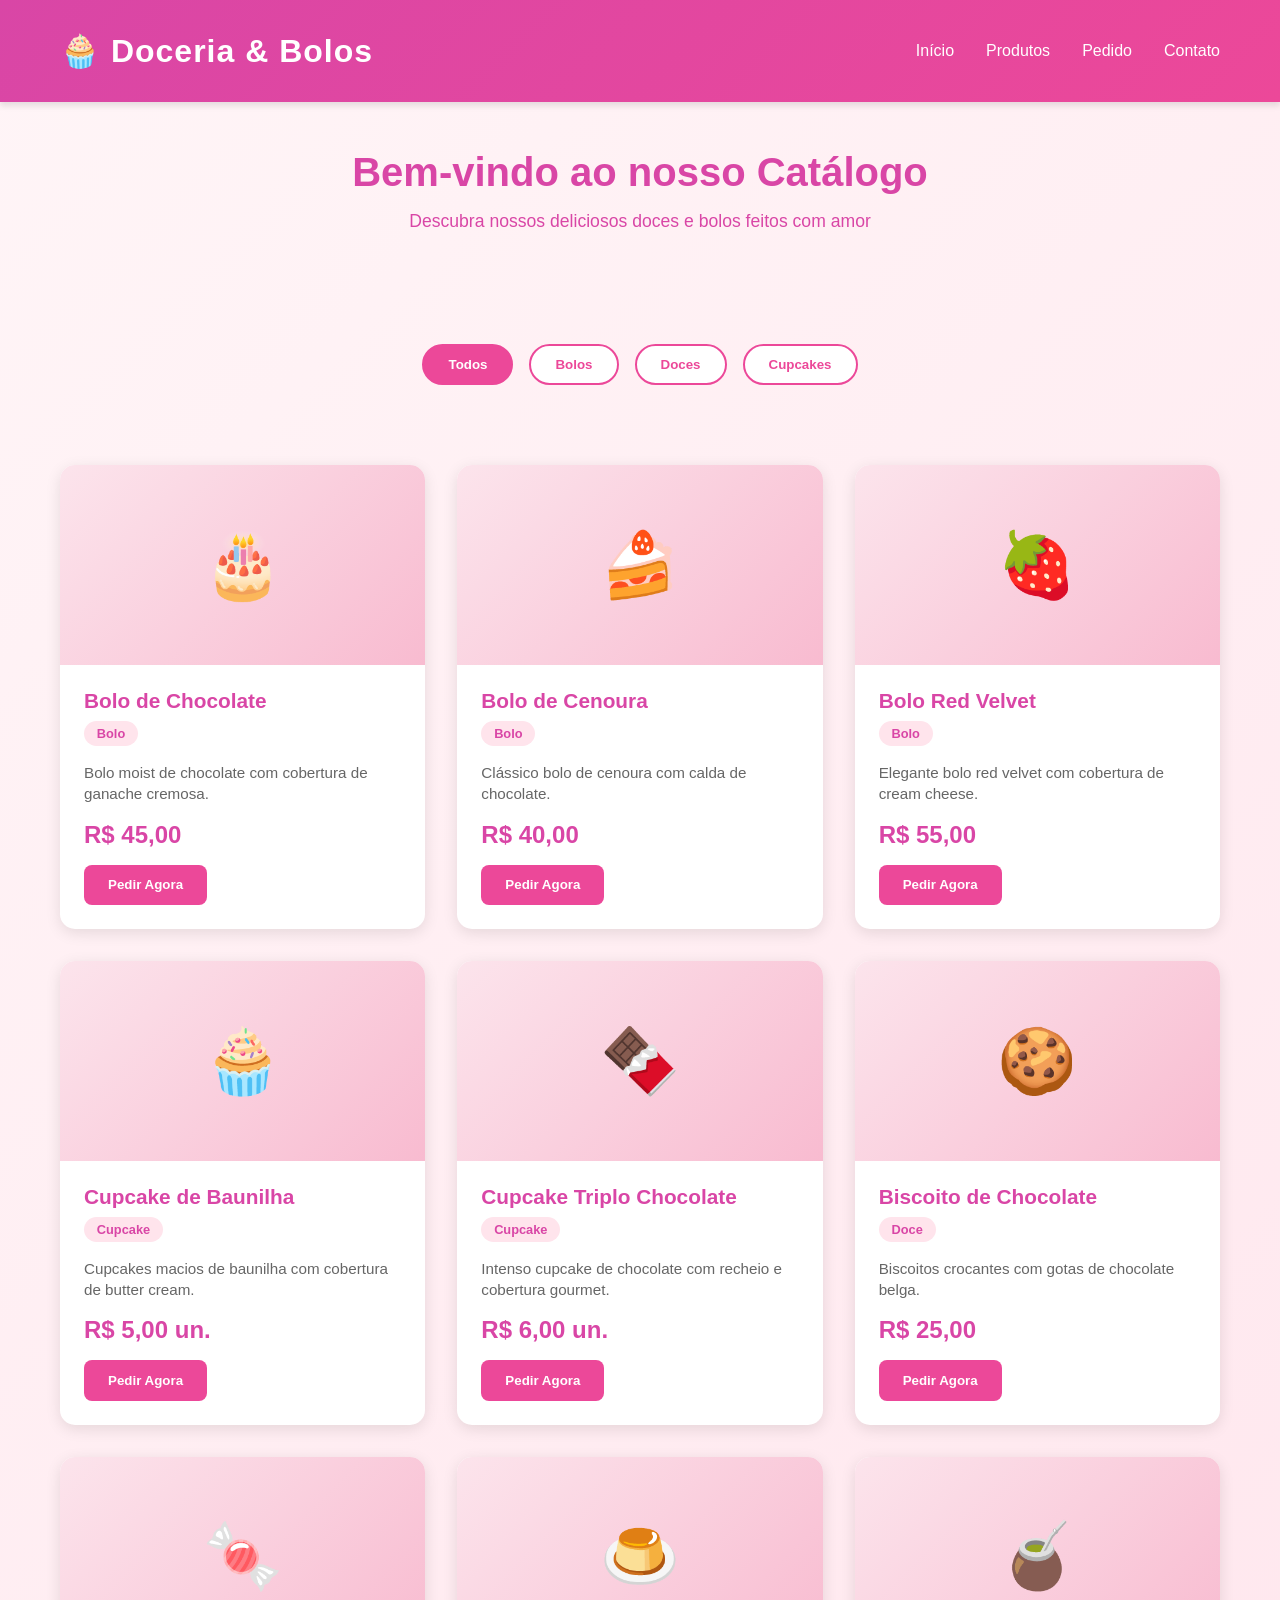
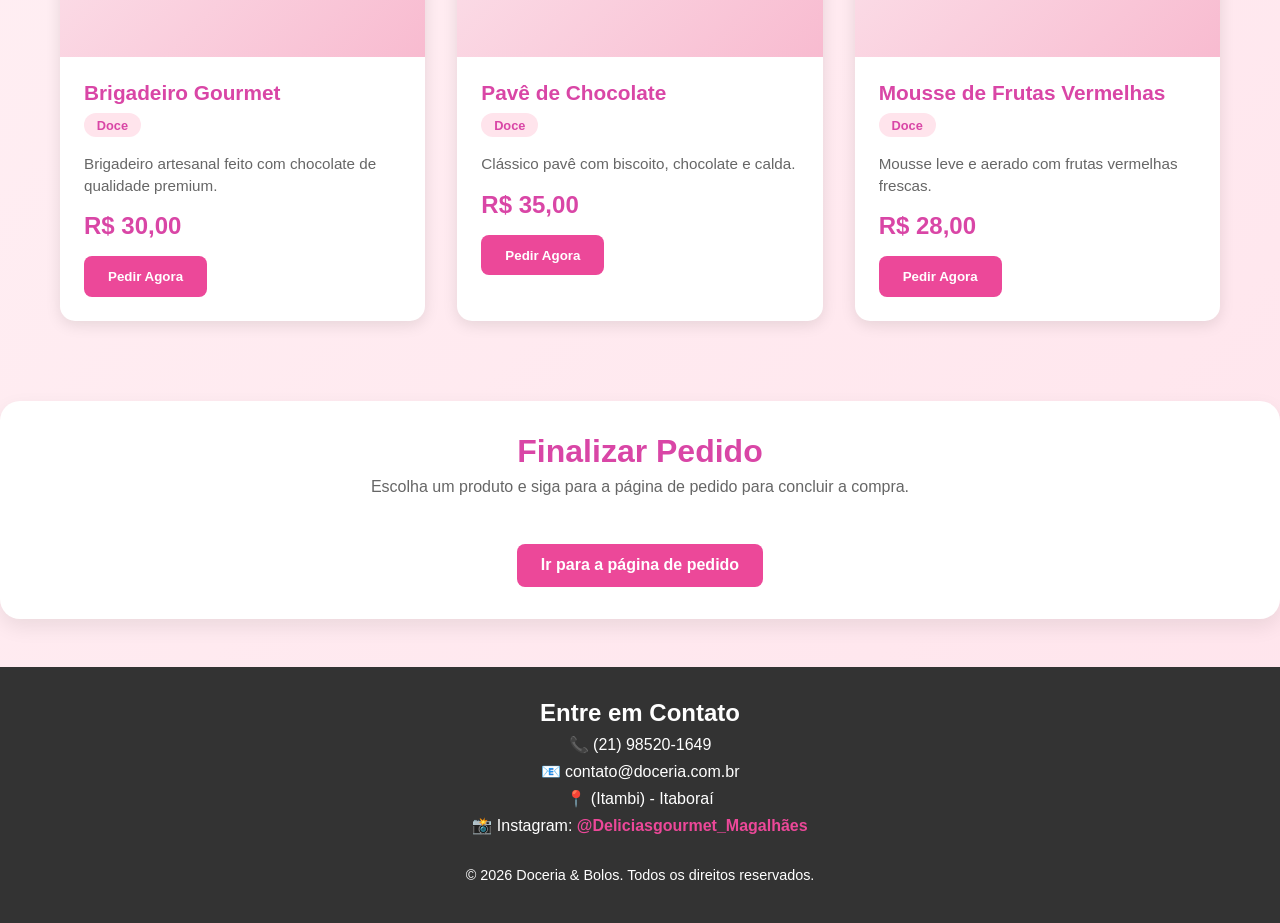
<file: index.html>
<!DOCTYPE html>
<html lang="pt-BR">
<head>
    <meta charset="UTF-8">
    <meta name="viewport" content="width=device-width, initial-scale=1.0">
    <title>Doceria & Bolos - Seu Catálogo</title>
    <link rel="stylesheet" href="styles.css">
</head>
<body>
    <header>
        <div class="container">
            <div class="header-content">
                <div class="logo">🧁 Doceria & Bolos</div>
                <nav>
                    <ul>
                        <li><a href="#inicio">Início</a></li>
                        <li><a href="#produtos">Produtos</a></li>
                        <li><a href="pedido.html">Pedido</a></li>
                        <li><a href="#contato">Contato</a></li>
                    </ul>
                </nav>
            </div>
        </div>
    </header>

    <div class="container">
        <section class="hero" id="inicio">
            <h1>Bem-vindo ao nosso Catálogo</h1>
            <p>Descubra nossos deliciosos doces e bolos feitos com amor</p>
        </section>

        <div class="filters">
            <button class="filter-btn active" onclick="filtrar('todos')">Todos</button>
            <button class="filter-btn" onclick="filtrar('bolo')">Bolos</button>
            <button class="filter-btn" onclick="filtrar('doce')">Doces</button>
            <button class="filter-btn" onclick="filtrar('cupcake')">Cupcakes</button>
        </div>

        <section class="produtos" id="produtos">
            <!-- Bolos -->
            <div class="product-card" data-categoria="bolo">
                <div class="product-image">🎂</div>
                <div class="product-info">
                    <div class="product-name">Bolo de Chocolate</div>
                    <div class="product-category">Bolo</div>
                    <p class="product-description">Bolo moist de chocolate com cobertura de ganache cremosa.</p>
                    <div class="product-price">R$ 45,00</div>
                    <button class="btn-contact" onclick="irParaPedido(this)">Pedir Agora</button>
                </div>
            </div>

            <div class="product-card" data-categoria="bolo">
                <div class="product-image">🍰</div>
                <div class="product-info">
                    <div class="product-name">Bolo de Cenoura</div>
                    <div class="product-category">Bolo</div>
                    <p class="product-description">Clássico bolo de cenoura com calda de chocolate.</p>
                    <div class="product-price">R$ 40,00</div>
                    <button class="btn-contact" onclick="irParaPedido(this)">Pedir Agora</button>
                </div>
            </div>

            <div class="product-card" data-categoria="bolo">
                <div class="product-image">🍓</div>
                <div class="product-info">
                    <div class="product-name">Bolo Red Velvet</div>
                    <div class="product-category">Bolo</div>
                    <p class="product-description">Elegante bolo red velvet com cobertura de cream cheese.</p>
                    <div class="product-price">R$ 55,00</div>
                    <button class="btn-contact" onclick="irParaPedido(this)">Pedir Agora</button>
                </div>
            </div>

            <!-- Cupcakes -->
            <div class="product-card" data-categoria="cupcake">
                <div class="product-image">🧁</div>
                <div class="product-info">
                    <div class="product-name">Cupcake de Baunilha</div>
                    <div class="product-category">Cupcake</div>
                    <p class="product-description">Cupcakes macios de baunilha com cobertura de butter cream.</p>
                    <div class="product-price">R$ 5,00 un.</div>
                    <button class="btn-contact" onclick="irParaPedido(this)">Pedir Agora</button>
                </div>
            </div>

            <div class="product-card" data-categoria="cupcake">
                <div class="product-image">🍫</div>
                <div class="product-info">
                    <div class="product-name">Cupcake Triplo Chocolate</div>
                    <div class="product-category">Cupcake</div>
                    <p class="product-description">Intenso cupcake de chocolate com recheio e cobertura gourmet.</p>
                    <div class="product-price">R$ 6,00 un.</div>
                    <button class="btn-contact" onclick="irParaPedido(this)">Pedir Agora</button>
                </div>
            </div>

            <!-- Doces -->
            <div class="product-card" data-categoria="doce">
                <div class="product-image">🍪</div>
                <div class="product-info">
                    <div class="product-name">Biscoito de Chocolate</div>
                    <div class="product-category">Doce</div>
                    <p class="product-description">Biscoitos crocantes com gotas de chocolate belga.</p>
                    <div class="product-price">R$ 25,00</div>
                    <button class="btn-contact" onclick="irParaPedido(this)">Pedir Agora</button>
                </div>
            </div>

            <div class="product-card" data-categoria="doce">
                <div class="product-image">🍬</div>
                <div class="product-info">
                    <div class="product-name">Brigadeiro Gourmet</div>
                    <div class="product-category">Doce</div>
                    <p class="product-description">Brigadeiro artesanal feito com chocolate de qualidade premium.</p>
                    <div class="product-price">R$ 30,00</div>
                    <button class="btn-contact" onclick="irParaPedido(this)">Pedir Agora</button>
                </div>
            </div>

            <div class="product-card" data-categoria="doce">
                <div class="product-image">🍮</div>
                <div class="product-info">
                    <div class="product-name">Pavê de Chocolate</div>
                    <div class="product-category">Doce</div>
                    <p class="product-description">Clássico pavê com biscoito, chocolate e calda.</p>
                    <div class="product-price">R$ 35,00</div>
                    <button class="btn-contact" onclick="irParaPedido(this)">Pedir Agora</button>
                </div>
            </div>

            <div class="product-card" data-categoria="doce">
                <div class="product-image">🧉</div>
                <div class="product-info">
                    <div class="product-name">Mousse de Frutas Vermelhas</div>
                    <div class="product-category">Doce</div>
                    <p class="product-description">Mousse leve e aerado com frutas vermelhas frescas.</p>
                    <div class="product-price">R$ 28,00</div>
                    <button class="btn-contact" onclick="irParaPedido(this)">Pedir Agora</button>
                </div>
            </div>
        </section>
    </div>

    <section class="order-section" id="pedido">
        <div class="container">
            <h2>Finalizar Pedido</h2>
            <p>Escolha um produto e siga para a página de pedido para concluir a compra.</p>
            <div style="text-align:center; margin-top: 2rem;">
                <a class="btn-contact" href="pedido.html">Ir para a página de pedido</a>
            </div>
        </div>
    </section>

    <footer id="contato">
        <div class="container">
            <h2>Entre em Contato</h2>
            <p>📞 (21) 98520-1649</p>
            <p>📧 contato@doceria.com.br</p>
            <p>📍 (Itambi) - Itaboraí</p>
            <p>📸 Instagram: <a href="https://www.instagram.com/deliciasgourmet_magalhaes?igsh=MTR0NXE5b3NhMjVyaA==" target="_blank" style="color: #ec4899; text-decoration: none; font-weight: bold;">@Deliciasgourmet_Magalhães</a></p>
            <p style="margin-top: 2rem; font-size: 0.9rem;">© 2026 Doceria & Bolos. Todos os direitos reservados.</p>
        </div>
    </footer>

    <script src="script.js"></script>
</body>
</html>
</file>
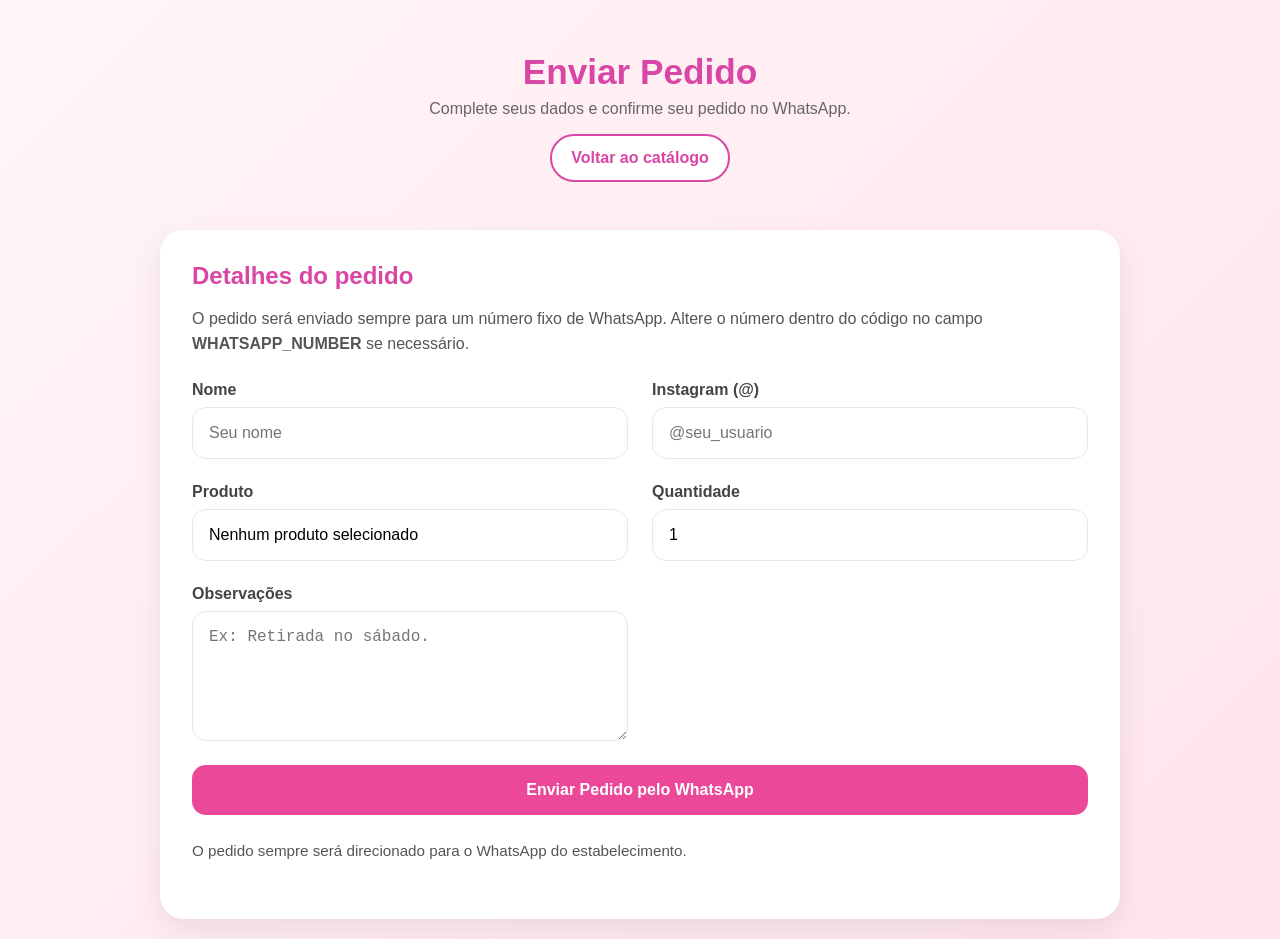
<file: pedido.html>
<!DOCTYPE html>
<html lang="pt-BR">
<head>
    <meta charset="UTF-8">
    <meta name="viewport" content="width=device-width, initial-scale=1.0">
    <title>Pedido - Doceria & Bolos</title>
    <link rel="stylesheet" href="pedido-styles.css">
</head>
<body>
    <div class="container">
        <header>
            <h1>Enviar Pedido</h1>
            <p>Complete seus dados e confirme seu pedido no WhatsApp.</p>
            <a class="btn-back" href="index.html">Voltar ao catálogo</a>
        </header>

        <div class="order-card">
            <h2>Detalhes do pedido</h2>
            <p>O pedido será enviado sempre para um número fixo de WhatsApp. Altere o número dentro do código no campo <strong>WHATSAPP_NUMBER</strong> se necessário.</p>

            <form class="order-form" onsubmit="enviarPedido(event)">
                <div class="form-group">
                    <label for="name">Nome</label>
                    <input type="text" id="name" name="name" placeholder="Seu nome" required>
                </div>
                <div class="form-group">
                    <label for="instagram">Instagram (@)</label>
                    <input type="text" id="instagram" name="instagram" placeholder="@seu_usuario">
                </div>
                <div class="form-group">
                    <label for="product">Produto</label>
                    <input type="text" id="product" name="product" readonly>
                </div>
                <div class="form-group">
                    <label for="quantity">Quantidade</label>
                    <input type="number" id="quantity" name="quantity" min="1" value="1" required>
                </div>
                <div class="form-group">
                    <label for="notes">Observações</label>
                    <textarea id="notes" name="notes" placeholder="Ex: Retirada no sábado."></textarea>
                </div>
                <button type="submit">Enviar Pedido pelo WhatsApp</button>
                <p class="order-note">O pedido sempre será direcionado para o WhatsApp do estabelecimento.</p>
            </form>
            <div class="result" id="result"></div>
        </div>
    </div>

    <script src="pedido-script.js"></script>
</body>
</html>
</file>
<file: styles.css>
* {
    margin: 0;
    padding: 0;
    box-sizing: border-box;
}

body {
    font-family: 'Segoe UI', Tahoma, Geneva, Verdana, sans-serif;
    background: linear-gradient(135deg, #fff5f7 0%, #ffe4ec 100%);
    color: #333;
}

header {
    background: linear-gradient(135deg, #d946a6 0%, #ec4899 100%);
    color: white;
    padding: 2rem 0;
    box-shadow: 0 4px 6px rgba(0, 0, 0, 0.1);
}

.container {
    max-width: 1200px;
    margin: 0 auto;
    padding: 0 20px;
}

.header-content {
    display: flex;
    justify-content: space-between;
    align-items: center;
}

.logo {
    font-size: 2rem;
    font-weight: bold;
    letter-spacing: 1px;
}

nav ul {
    display: flex;
    list-style: none;
    gap: 2rem;
}

nav a {
    color: white;
    text-decoration: none;
    font-weight: 500;
    transition: opacity 0.3s;
}

nav a:hover {
    opacity: 0.8;
}

.hero {
    text-align: center;
    padding: 3rem 0;
    color: #d946a6;
}

.hero h1 {
    font-size: 2.5rem;
    margin-bottom: 1rem;
}

.hero p {
    font-size: 1.1rem;
    margin-bottom: 2rem;
}

.filters {
    display: flex;
    justify-content: center;
    gap: 1rem;
    margin: 2rem 0;
    flex-wrap: wrap;
}

.filter-btn {
    padding: 0.7rem 1.5rem;
    border: 2px solid #ec4899;
    background: white;
    color: #ec4899;
    border-radius: 25px;
    cursor: pointer;
    font-weight: 600;
    transition: all 0.3s;
}

.filter-btn:hover,
.filter-btn.active {
    background: #ec4899;
    color: white;
}

.produtos {
    display: grid;
    grid-template-columns: repeat(auto-fill, minmax(280px, 1fr));
    gap: 2rem;
    padding: 3rem 0;
}

.product-card {
    background: white;
    border-radius: 15px;
    overflow: hidden;
    box-shadow: 0 4px 15px rgba(0, 0, 0, 0.1);
    transition: transform 0.3s, box-shadow 0.3s;
}

.product-card:hover {
    transform: translateY(-5px);
    box-shadow: 0 8px 25px rgba(217, 70, 166, 0.2);
}

.product-image {
    width: 100%;
    height: 200px;
    background: linear-gradient(135deg, #fce4ec 0%, #f8bbd0 100%);
    display: flex;
    align-items: center;
    justify-content: center;
    font-size: 4rem;
}

.product-info {
    padding: 1.5rem;
}

.product-name {
    font-size: 1.3rem;
    font-weight: bold;
    color: #d946a6;
    margin-bottom: 0.5rem;
}

.product-category {
    display: inline-block;
    background: #ffe4ec;
    color: #d946a6;
    padding: 0.3rem 0.8rem;
    border-radius: 15px;
    font-size: 0.8rem;
    font-weight: 600;
    margin-bottom: 1rem;
}

.product-description {
    color: #666;
    font-size: 0.95rem;
    margin-bottom: 1rem;
    line-height: 1.4;
}

.product-price {
    font-size: 1.5rem;
    font-weight: bold;
    color: #d946a6;
}

.btn-contact {
    display: inline-block;
    background: #ec4899;
    color: white;
    padding: 0.8rem 1.5rem;
    border-radius: 8px;
    text-decoration: none;
    font-weight: 600;
    margin-top: 1rem;
    border: none;
    cursor: pointer;
    transition: background 0.3s;
}

.btn-contact:hover {
    background: #d946a6;
}

.order-section {
    background: white;
    padding: 2rem 0;
    margin-top: 2rem;
    border-radius: 20px;
    box-shadow: 0 8px 20px rgba(0, 0, 0, 0.08);
}

.order-section h2 {
    color: #d946a6;
    text-align: center;
    margin-bottom: 0.5rem;
    font-size: 2rem;
}

.order-section p {
    color: #666;
    text-align: center;
    margin-bottom: 1.5rem;
}

.order-section a {
    text-decoration: none;
}

footer {
    background: #333;
    color: white;
    text-align: center;
    padding: 2rem 0;
    margin-top: 3rem;
}

footer p {
    margin: 0.5rem 0;
}

@media (max-width: 768px) {
    nav ul {
        gap: 1rem;
        font-size: 0.9rem;
    }

    .hero h1 {
        font-size: 1.8rem;
    }

    .produtos {
        grid-template-columns: repeat(auto-fill, minmax(250px, 1fr));
        gap: 1.5rem;
    }
}
</file>
<file: pedido-styles.css>
* {
    margin: 0;
    padding: 0;
    box-sizing: border-box;
}

body {
    font-family: 'Segoe UI', Tahoma, Geneva, Verdana, sans-serif;
    background: linear-gradient(135deg, #fff5f7 0%, #ffe4ec 100%);
    color: #333;
    min-height: 100vh;
}

.container {
    max-width: 1000px;
    margin: 0 auto;
    padding: 20px;
}

header {
    padding: 2rem 0 1rem;
    text-align: center;
}

header h1 {
    font-size: 2.2rem;
    color: #d946a6;
    margin-bottom: 0.5rem;
}

header p {
    color: #666;
    margin-bottom: 1rem;
}

.btn-back {
    display: inline-block;
    background: white;
    color: #d946a6;
    border: 2px solid #d946a6;
    padding: 0.8rem 1.2rem;
    border-radius: 999px;
    text-decoration: none;
    font-weight: 700;
    transition: background 0.3s, color 0.3s;
}

.btn-back:hover {
    background: #d946a6;
    color: white;
}

.order-card {
    background: white;
    border-radius: 24px;
    padding: 2rem;
    box-shadow: 0 12px 30px rgba(0, 0, 0, 0.08);
    margin-top: 2rem;
}

.order-card h2 {
    color: #d946a6;
    margin-bottom: 1rem;
}

.order-card p {
    color: #555;
    margin-bottom: 1.5rem;
    line-height: 1.6;
}

.order-form {
    display: grid;
    grid-template-columns: repeat(2, minmax(0, 1fr));
    gap: 1.5rem;
}

.form-group {
    display: flex;
    flex-direction: column;
    gap: 0.5rem;
}

.form-group label {
    font-weight: 700;
    color: #444;
}

.form-group input,
.form-group textarea {
    padding: 1rem;
    border: 1px solid #e2e8f0;
    border-radius: 14px;
    font-size: 1rem;
    outline: none;
    transition: border-color 0.3s;
}

.form-group input:focus,
.form-group textarea:focus {
    border-color: #ec4899;
}

.form-group textarea {
    resize: vertical;
    min-height: 130px;
}

.order-form button {
    grid-column: 1 / -1;
    background: #ec4899;
    color: white;
    border: none;
    border-radius: 14px;
    padding: 1rem;
    font-size: 1rem;
    font-weight: 700;
    cursor: pointer;
    transition: background 0.3s;
}

.order-form button:hover {
    background: #d946a6;
}

.order-note {
    grid-column: 1 / -1;
    color: #6b7280;
    font-size: 0.95rem;
}

.result {
    margin-top: 1rem;
    color: #155724;
    background: #d4edda;
    border: 1px solid #c3e6cb;
    padding: 1rem;
    border-radius: 14px;
    display: none;
}

.result.visible {
    display: block;
}

@media (max-width: 768px) {
    .order-form {
        grid-template-columns: 1fr;
    }
}
</file>
